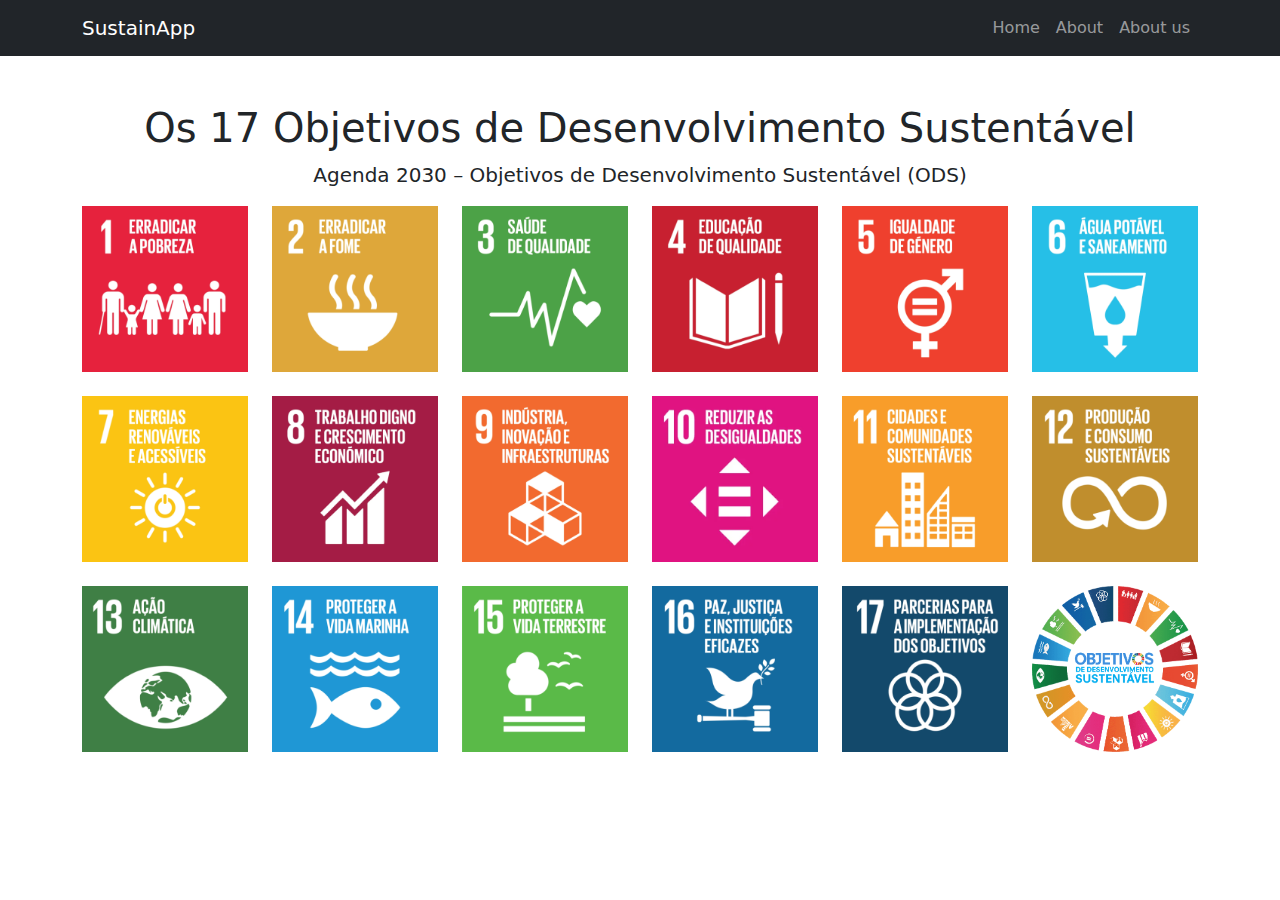
<file: website/index.html>
﻿<!DOCTYPE html>
<html lang="pt">
    <head>
        <meta charset="utf-8" />
        <meta name="viewport" content="width=device-width, initial-scale=1, shrink-to-fit=no" />
        <meta name="description" content="Informações sobre os Objetivos de Desenvolvimento Sustentável" />
        <meta name="author" content="Seu Nome" />
        <title>SustainApp</title>
        <!-- Favicon-->
        <link rel="icon" type="image/x-icon" href="assets/favicon.ico" />
        <!-- Bootstrap CSS-->
        <link href="https://cdn.jsdelivr.net/npm/bootstrap@5.2.3/dist/css/bootstrap.min.css" rel="stylesheet" />
        <!-- Custom CSS-->
        <link href="css/styles.css" rel="stylesheet" />
    </head>
    <body>
        <!-- Responsive navbar-->
        <nav class="navbar navbar-expand-lg navbar-dark bg-dark">
            <div class="container">
                <a class="navbar-brand" href="#">SustainApp</a>
                <button class="navbar-toggler" type="button" data-bs-toggle="collapse" data-bs-target="#navbarSupportedContent" aria-controls="navbarSupportedContent" aria-expanded="false" aria-label="Toggle navigation">
                    <span class="navbar-toggler-icon"></span>
                </button>
                <div class="collapse navbar-collapse" id="navbarSupportedContent">
                    <ul class="navbar-nav ms-auto mb-2 mb-lg-0">
                        <li class="nav-item"><a class="nav-link" href="index.html">Home</a></li>
                        <li class="nav-item"><a class="nav-link" href="about.html">About</a></li>
                        <li class="nav-item"><a class="nav-link" href="about_us.html">About us</a></li>
                    </ul>
                </div>
            </div>
        </nav>
        
        
        <!-- Page content-->
        <div class="container">
            <div class="text-center mt-5">
                <h1>Os 17 Objetivos de Desenvolvimento Sustentável</h1>
                <p class="lead">Agenda 2030 – Objetivos de Desenvolvimento Sustentável (ODS)</p>
            </div>
            <div class="row text-center">
                <!-- Logos dos ODS -->
                <div class="col-lg-2 col-md-4 col-sm-6 mb-4">
                    <img src="assets/01.png" alt="ODS 1" class="img-fluid" onclick="showOdsInfo(1)">
                </div>
                <div class="col-lg-2 col-md-4 col-sm-6 mb-4">
                    <img src="assets/02.png" alt="ODS 2" class="img-fluid" onclick="showOdsInfo(2)">
                </div>
                <div class="col-lg-2 col-md-4 col-sm-6 mb-4">
                    <img src="assets/03.png" alt="ODS 3" class="img-fluid" onclick="showOdsInfo(3)">
                </div>
                <div class="col-lg-2 col-md-4 col-sm-6 mb-4">
                    <img src="assets/04.png" alt="ODS 4" class="img-fluid" onclick="showOdsInfo(4)">
                </div>
                <div class="col-lg-2 col-md-4 col-sm-6 mb-4">
                    <img src="assets/05.png" alt="ODS 5" class="img-fluid" onclick="showOdsInfo(5)">
                </div>
                <div class="col-lg-2 col-md-4 col-sm-6 mb-4">
                    <img src="assets/06.png" alt="ODS 6" class="img-fluid" onclick="showOdsInfo(6)">
                </div>
                <div class="col-lg-2 col-md-4 col-sm-6 mb-4">
                    <img src="assets/07.png" alt="ODS 7" class="img-fluid" onclick="showOdsInfo(7)">
                </div>
                <div class="col-lg-2 col-md-4 col-sm-6 mb-4">
                    <img src="assets/08.png" alt="ODS 8" class="img-fluid" onclick="showOdsInfo(8)">
                </div>
                <div class="col-lg-2 col-md-4 col-sm-6 mb-4">
                    <img src="assets/09.png" alt="ODS 9" class="img-fluid" onclick="showOdsInfo(9)">
                </div>
                <div class="col-lg-2 col-md-4 col-sm-6 mb-4">
                    <img src="assets/10.png" alt="ODS 10" class="img-fluid" onclick="showOdsInfo(10)">
                </div>
                <div class="col-lg-2 col-md-4 col-sm-6 mb-4">
                    <img src="assets/11.png" alt="ODS 11" class="img-fluid" onclick="showOdsInfo(11)">
                </div>
                <div class="col-lg-2 col-md-4 col-sm-6 mb-4">
                    <img src="assets/12.png" alt="ODS 12" class="img-fluid" onclick="showOdsInfo(12)">
                </div>
                <div class="col-lg-2 col-md-4 col-sm-6 mb-4">
                    <img src="assets/13.png" alt="ODS 13" class="img-fluid" onclick="showOdsInfo(13)">
                </div>
                <div class="col-lg-2 col-md-4 col-sm-6 mb-4">
                    <img src="assets/14.png" alt="ODS 14" class="img-fluid" onclick="showOdsInfo(14)">
                </div>
                <div class="col-lg-2 col-md-4 col-sm-6 mb-4">
                    <img src="assets/15.png" alt="ODS 15" class="img-fluid" onclick="showOdsInfo(15)">
                </div>
                <div class="col-lg-2 col-md-4 col-sm-6 mb-4">
                    <img src="assets/16.png" alt="ODS 16" class="img-fluid" onclick="showOdsInfo(16)">
                </div>
                <div class="col-lg-2 col-md-4 col-sm-6 mb-4">
                    <img src="assets/17.png" alt="ODS 17" class="img-fluid" onclick="showOdsInfo(17)">
                </div>
                <div class="col-lg-2 col-md-4 col-sm-6 mb-4">
                    <img src="assets/logo.png" alt="Logo" class="img-fluid">
                </div>
            </div>
        </div>
        <!-- Bootstrap core JS-->
        <script src="https://cdn.jsdelivr.net/npm/bootstrap@5.2.3/dist/js/bootstrap.bundle.min.js"></script>
        <!-- Custom JS-->
        <script src="js/scripts.js"></script>
    </body>
</html>
</file>
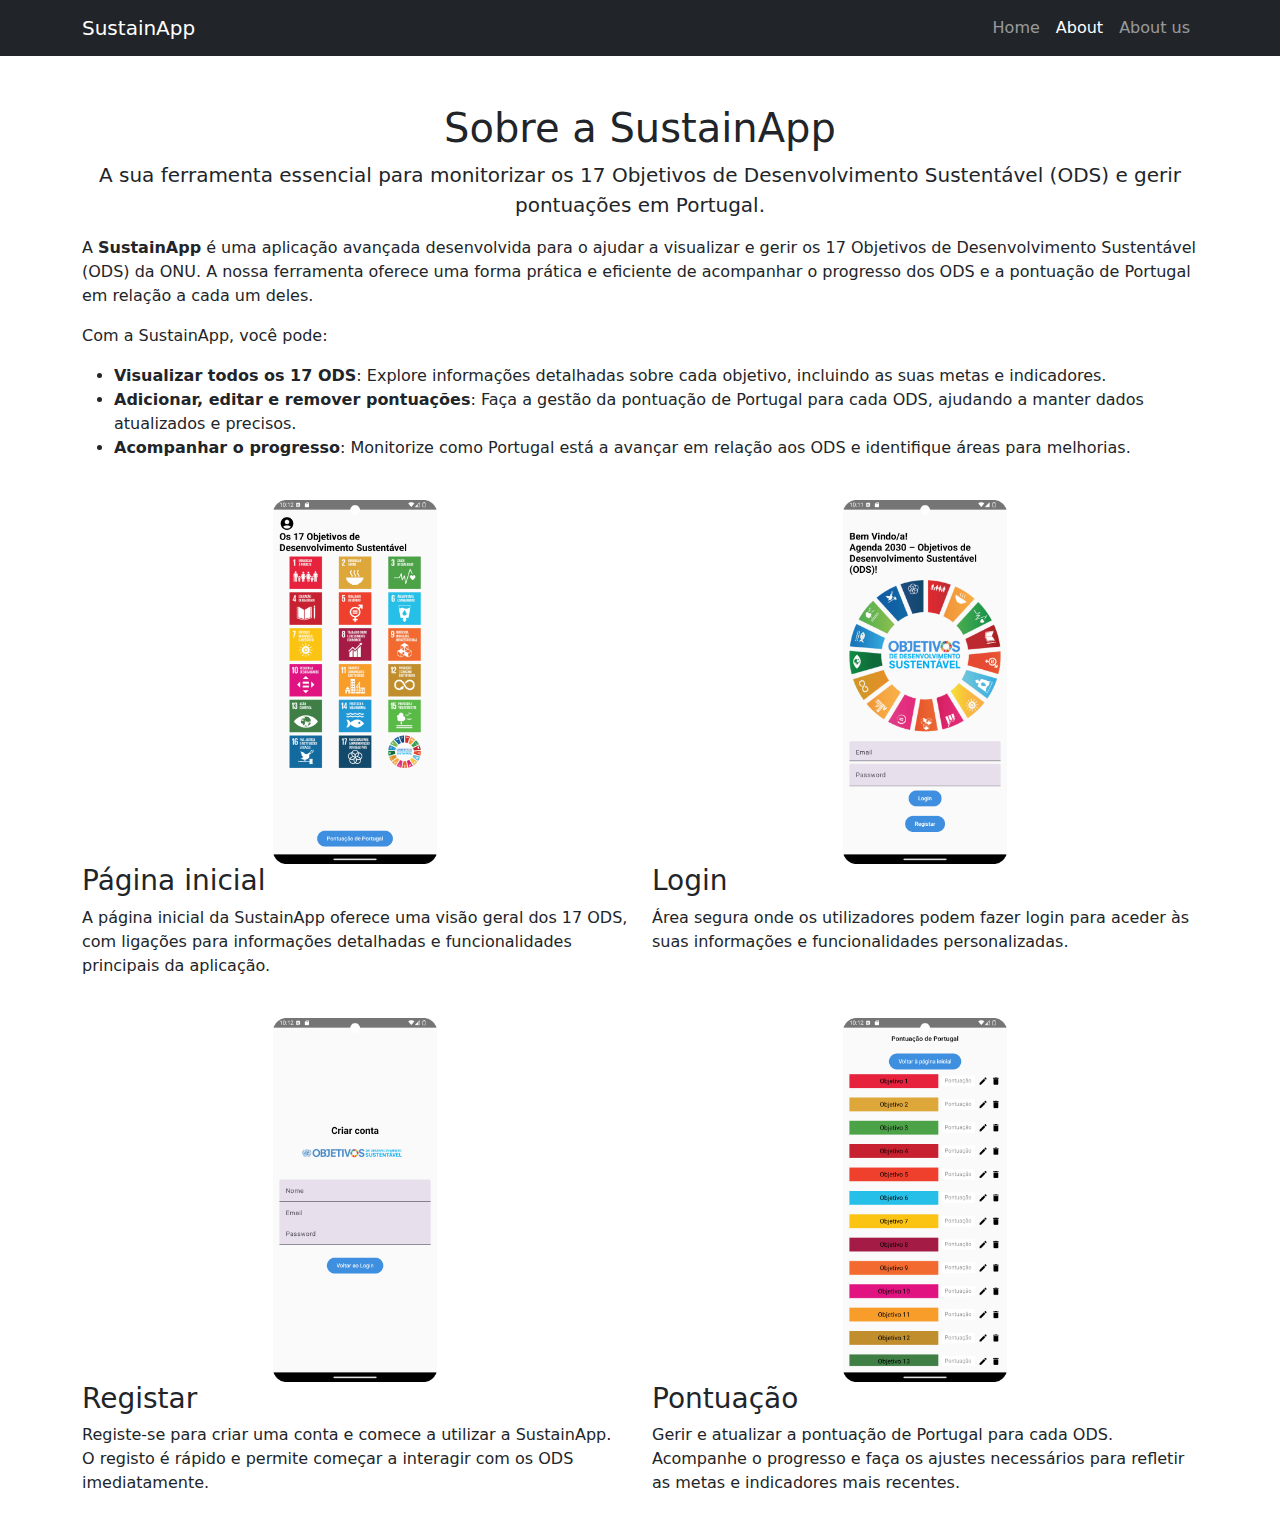
<file: website/about.html>
<!DOCTYPE html>
<html lang="pt">
<head>
    <meta charset="utf-8" />
    <meta name="viewport" content="width=device-width, initial-scale=1, shrink-to-fit=no" />
    <meta name="description" content="Sobre a SustainApp: Visualização dos 17 ODS da ONU e gestão da pontuação para Portugal." />
    <meta name="author" content="Seu Nome" />
    <title>About - SustainApp</title>
    <!-- Favicon-->
    <link rel="icon" type="image/x-icon" href="assets/favicon.ico" />
    <!-- Bootstrap CSS-->
    <link href="https://cdn.jsdelivr.net/npm/bootstrap@5.2.3/dist/css/bootstrap.min.css" rel="stylesheet" />
    <!-- Custom CSS-->
    <link href="css/styles.css" rel="stylesheet" />
    <style>
        .img-homepage, .img-login, .img-register, .img-score {
            max-width: 30%; 
            height: auto; 
            display: block;
            margin-left: auto; 
            margin-right: auto;
        }
    </style>
</head>
<body>
    <!-- Navbar-->
    <nav class="navbar navbar-expand-lg navbar-dark bg-dark">
        <div class="container">
            <a class="navbar-brand" href="#">SustainApp</a>
            <button class="navbar-toggler" type="button" data-bs-toggle="collapse" data-bs-target="#navbarSupportedContent" aria-controls="navbarSupportedContent" aria-expanded="false" aria-label="Toggle navigation">
                <span class="navbar-toggler-icon"></span>
            </button>
            <div class="collapse navbar-collapse" id="navbarSupportedContent">
                <ul class="navbar-nav ms-auto mb-2 mb-lg-0">
                    <li class="nav-item"><a class="nav-link" href="index.html">Home</a></li>
                    <li class="nav-item"><a class="nav-link active" aria-current="page" href="aboutus.html">About</a></li>
                    <li class="nav-item"><a class="nav-link" href="about_us.html">About us</a></li>
                </ul>
            </div>
        </div>
    </nav>
    <!-- Page content-->
    <div class="container">
        <div class="text-center mt-5">
            <h1>Sobre a SustainApp</h1>
            <p class="lead">A sua ferramenta essencial para monitorizar os 17 Objetivos de Desenvolvimento Sustentável (ODS) e gerir pontuações em Portugal.   
            </p></div>
        <div class="row">
            <div class="col-md-12">
                <p>
                    A <strong>SustainApp</strong> é uma aplicação avançada desenvolvida para o ajudar a visualizar e gerir os 17 Objetivos de Desenvolvimento Sustentável (ODS) da ONU. A nossa ferramenta oferece uma forma prática e eficiente de acompanhar o progresso dos ODS e a pontuação de Portugal em relação a cada um deles.
                </p>
                <p>
                    Com a SustainApp, você pode:
                </p>
                <ul>
                    <li><strong>Visualizar todos os 17 ODS</strong>: Explore informações detalhadas sobre cada objetivo, incluindo as suas metas e indicadores.</li>
                    <li><strong>Adicionar, editar e remover pontuações</strong>: Faça a gestão da pontuação de Portugal para cada ODS, ajudando a manter dados atualizados e precisos.</li>
                    <li><strong>Acompanhar o progresso</strong>: Monitorize como Portugal está a avançar em relação aos ODS e identifique áreas para melhorias.</li>
                </ul>
            </div>
        </div>
        <div class="row mt-4">
            <div class="col-md-6 mb-4">
                <img src="assets/homepage.png" alt="Homepage" class="img-fluid img-homepage">
                <h3>Página inicial</h3>
                <p>A página inicial da SustainApp oferece uma visão geral dos 17 ODS, com ligações para informações detalhadas e funcionalidades principais da aplicação.</p>
            </div>
            <div class="col-md-6 mb-4">
                <img src="assets/login.png" alt="Login" class="img-fluid img-login">
                <h3>Login</h3>
                <p>Área segura onde os utilizadores podem fazer login para aceder às suas informações e funcionalidades personalizadas.</p>
            </div>
            <div class="col-md-6 mb-4">
                <img src="assets/register.png" alt="Register" class="img-fluid img-register">
                <h3>Registar</h3>
                <p>Registe-se para criar uma conta e comece a utilizar a SustainApp. O registo é rápido e permite começar a interagir com os ODS imediatamente.</p>
            </div>
            <div class="col-md-6 mb-4">
                <img src="assets/score.png" alt="Score" class="img-fluid img-score">
                <h3>Pontuação</h3>
                <p>Gerir e atualizar a pontuação de Portugal para cada ODS. Acompanhe o progresso e faça os ajustes necessários para refletir as metas e indicadores mais recentes.</p>
            </div>
        </div>
    </div>
    <!-- Bootstrap core JS-->
    <script src="https://cdn.jsdelivr.net/npm/bootstrap@5.2.3/dist/js/bootstrap.bundle.min.js"></script>
    <!-- Custom JS-->
    <script src="js/scripts.js"></script>
</body>
</html>
</file>
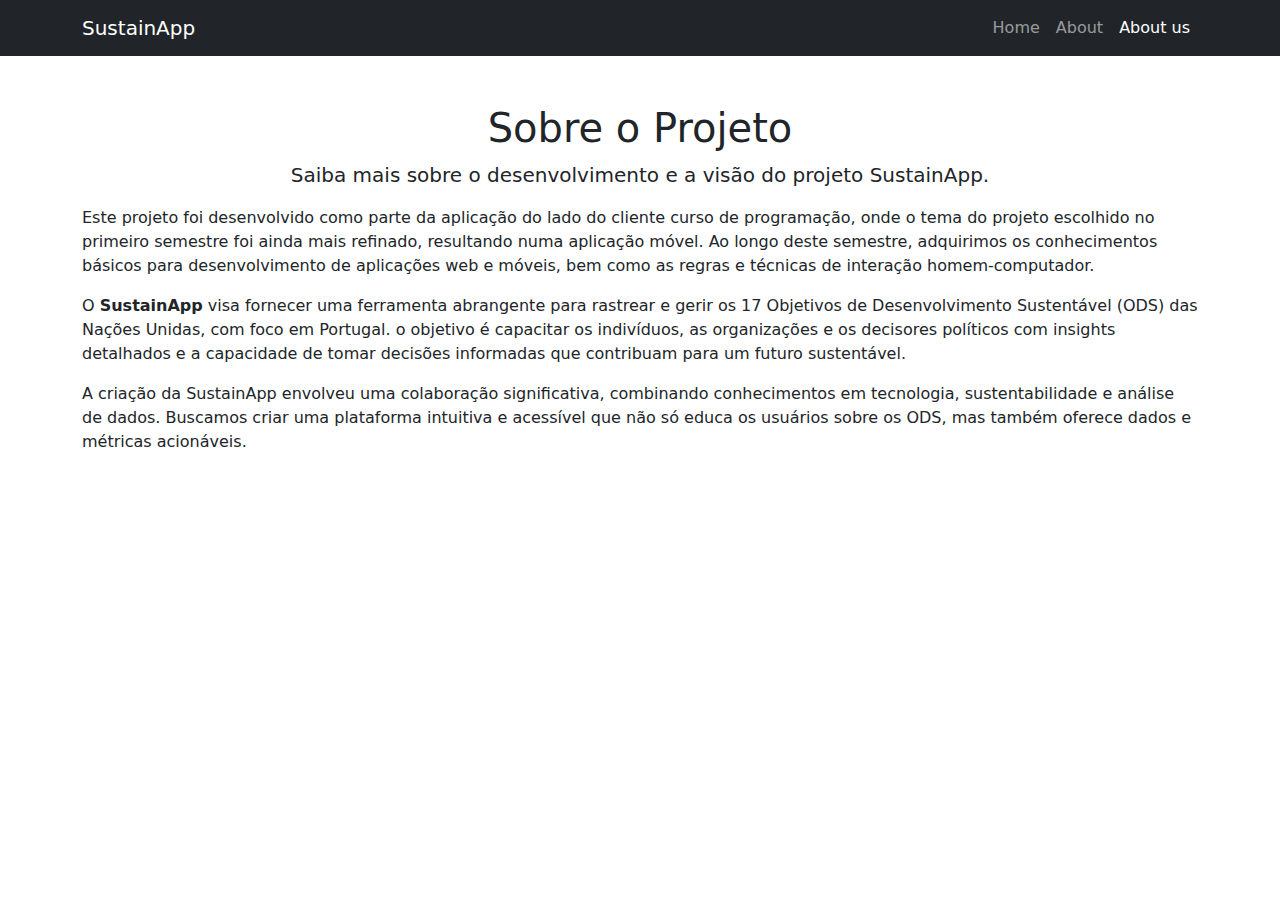
<file: website/about_us.html>
<!DOCTYPE html>
<html lang="pt">
<head>
    <meta charset="utf-8" />
    <meta name="viewport" content="width=device-width, initial-scale=1, shrink-to-fit=no" />
    <meta name="description" content="Sobre o desenvolvimento do projeto SustainApp" />
    <meta name="author" content="Seu Nome" />
    <title>About us - SustainApp</title>
    <!-- Favicon-->
    <link rel="icon" type="image/x-icon" href="assets/favicon.ico" />
    <!-- Bootstrap CSS-->
    <link href="https://cdn.jsdelivr.net/npm/bootstrap@5.2.3/dist/css/bootstrap.min.css" rel="stylesheet" />
    <!-- Custom CSS-->
    <link href="css/styles.css" rel="stylesheet" />
</head>
<body>
    <!-- Navbar-->
    <nav class="navbar navbar-expand-lg navbar-dark bg-dark">
        <div class="container">
            <a class="navbar-brand" href="#">SustainApp</a>
            <button class="navbar-toggler" type="button" data-bs-toggle="collapse" data-bs-target="#navbarSupportedContent" aria-controls="navbarSupportedContent" aria-expanded="false" aria-label="Toggle navigation">
                <span class="navbar-toggler-icon"></span>
            </button>
            <div class="collapse navbar-collapse" id="navbarSupportedContent">
                <ul class="navbar-nav ms-auto mb-2 mb-lg-0">
                    <li class="nav-item"><a class="nav-link" href="index.html">Home</a></li>
                    <li class="nav-item"><a class="nav-link" href="about.html">About</a></li>
                    <li class="nav-item"><a class="nav-link active" aria-current="page" href="about_us.html">About us</a></li>
                </ul>
            </div>
        </div>
    </nav>
     <!-- Page content-->
     <div class="container">
        <div class="text-center mt-5">
            <h1>Sobre o Projeto</h1>
            <p class="lead">Saiba mais sobre o desenvolvimento e a visão do projeto SustainApp.</p>
        </div>
        <div class="row">
            <div class="col-md-12">
                <p>
                    Este projeto foi desenvolvido como parte da aplicação do lado do cliente curso de programação, onde o tema do projeto escolhido no primeiro semestre foi ainda mais refinado, resultando numa aplicação móvel. Ao longo deste semestre, adquirimos os conhecimentos básicos para desenvolvimento de aplicações web e móveis, bem como as regras e técnicas de interação homem-computador.
                </p>
                <p>
                    O <strong>SustainApp</strong> visa fornecer uma ferramenta abrangente para rastrear e gerir os 17 Objetivos de Desenvolvimento Sustentável (ODS) das Nações Unidas, com foco em Portugal. o objetivo é capacitar os indivíduos, as organizações e os decisores políticos com insights detalhados e a capacidade de tomar decisões informadas que contribuam para um futuro sustentável.
                </p>
                <p>
                    A criação da SustainApp envolveu uma colaboração significativa, combinando conhecimentos em tecnologia, sustentabilidade e análise de dados. Buscamos criar uma plataforma intuitiva e acessível que não só educa os usuários sobre os ODS, mas também oferece dados e métricas acionáveis.
                </p>
                
            </div>
        </div>
    </div>
    <!-- Bootstrap core JS-->
    <script src="https://cdn.jsdelivr.net/npm/bootstrap@5.2.3/dist/js/bootstrap.bundle.min.js"></script>
    <!-- Custom JS-->
    <script src="js/scripts.js"></script>
</body>
</html>
</file>
